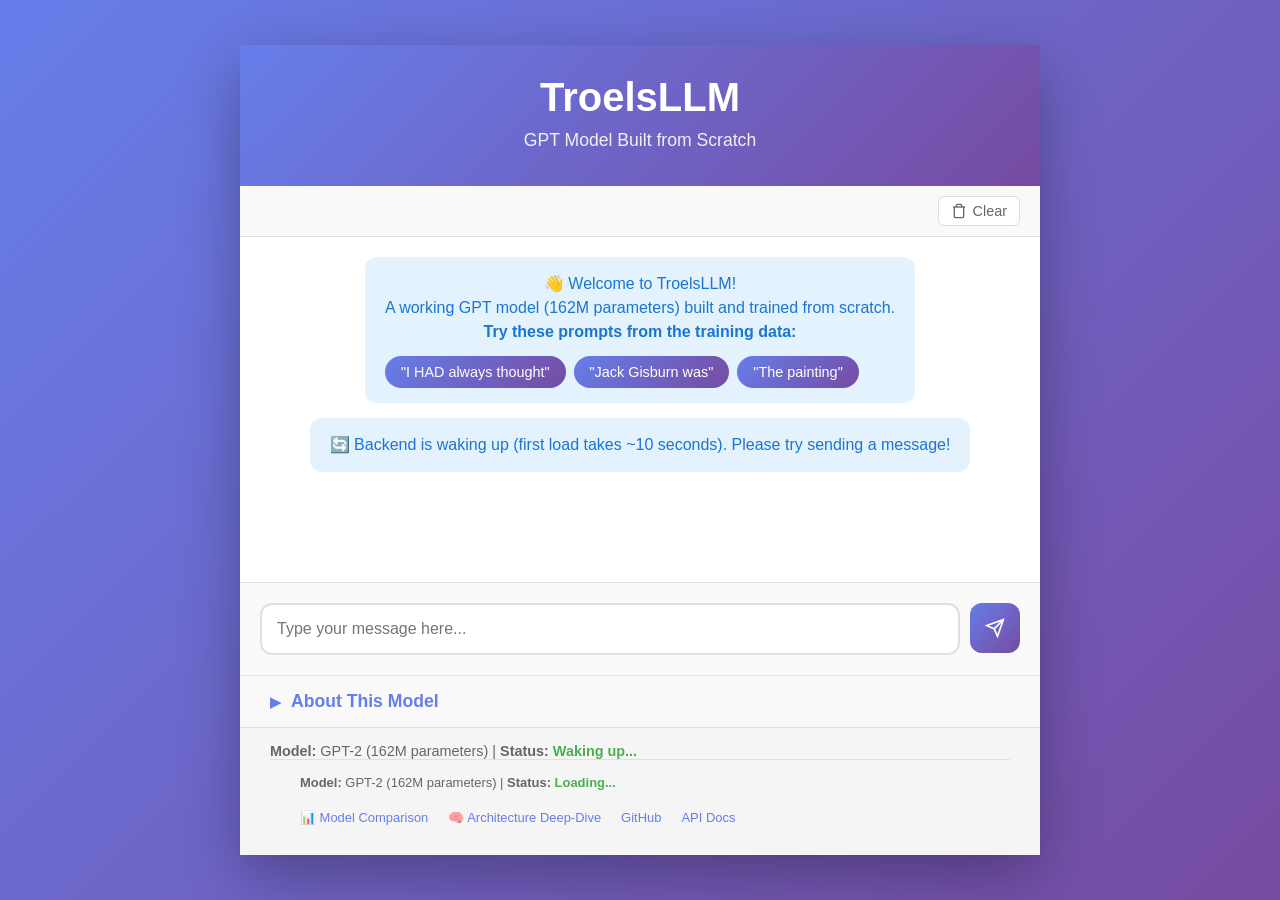
<file: index.html>
<!DOCTYPE html>
<html lang="en">
<head>
    <meta charset="UTF-8">
    <meta name="viewport" content="width=device-width, initial-scale=1.0">
    <title>TroelsLLM - GPT from Scratch</title>
    <link rel="stylesheet" href="styles.css">
</head>
<body>
    <div class="container">
        <header>
            <h1>TroelsLLM</h1>
            <p class="subtitle">GPT Model Built from Scratch</p>
        </header>

        <div class="chat-container">
            <div class="chat-actions">
                <button class="action-button" onclick="clearChat()" title="Clear conversation">
                    <svg width="16" height="16" viewBox="0 0 24 24" fill="none" stroke="currentColor" stroke-width="2">
                        <polyline points="3 6 5 6 21 6"></polyline>
                        <path d="M19 6v14a2 2 0 0 1-2 2H7a2 2 0 0 1-2-2V6m3 0V4a2 2 0 0 1 2-2h4a2 2 0 0 1 2 2v2"></path>
                    </svg>
                    Clear
                </button>
            </div>
            <div id="chat-messages" class="chat-messages">
                <div class="message system-message">
                    <div class="message-content">
                        <p>👋 Welcome to TroelsLLM!</p>
                        <p>A working GPT model (162M parameters) built and trained from scratch.</p>
                        <p><strong>Try these prompts from the training data:</strong></p>
                        <div class="example-prompts">
                            <button class="example-prompt" onclick="useExample('I HAD always thought')">"I HAD always thought"</button>
                            <button class="example-prompt" onclick="useExample('Jack Gisburn was')">"Jack Gisburn was"</button>
                            <button class="example-prompt" onclick="useExample('The painting')">"The painting"</button>
                        </div>
                    </div>
                </div>
            </div>

            <div class="input-container">
                <textarea 
                    id="user-input" 
                    placeholder="Type your message here..." 
                    rows="1"
                ></textarea>
                <button id="send-button" onclick="sendMessage()">
                    <svg width="20" height="20" viewBox="0 0 24 24" fill="none" stroke="currentColor" stroke-width="2">
                        <line x1="22" y1="2" x2="11" y2="13"></line>
                        <polygon points="22 2 15 22 11 13 2 9 22 2"></polygon>
                    </svg>
                </button>
            </div>
        </div>

        <div class="about-section">
            <button class="about-toggle" onclick="toggleAbout()">
                <span id="about-arrow">▶</span> About This Model
            </button>
            <div id="about-content" class="about-content" style="display: none;">
                <div class="about-intro">
                    <p><strong>This is a GPT model I built and trained from scratch</strong> following "Build a Large Language Model (From Scratch)" by Sebastian Raschka.</p>
                    <p>Every component was implemented by hand - no pre-built transformers library!</p>
                </div>
                
                <div class="key-components">
                    <h3>🔧 Key Components</h3>
                    
                    <div class="component">
                        <h4>1. Tokenization</h4>
                        <ul>
                            <li>Text is split into tokens using <strong>BPE (Byte Pair Encoding)</strong></li>
                            <li>Each token is mapped to an ID from a 50,257-token vocabulary</li>
                        </ul>
                    </div>
                    
                    <div class="component">
                        <h4>2. Embeddings</h4>
                        <ul>
                            <li>Token IDs are converted to <strong>dense 768-dimensional vectors</strong></li>
                            <li>Positional encodings are added so the model knows word order</li>
                        </ul>
                    </div>
                    
                    <div class="component">
                        <h4>3. Attention Mechanism</h4>
                        <ul>
                            <li><strong>Self-attention</strong> allows tokens to focus on relevant context</li>
                            <li><strong>Multi-head attention (12 heads)</strong> captures different relationships simultaneously</li>
                            <li>Causal masking prevents "seeing the future" during training</li>
                        </ul>
                    </div>
                    
                    <div class="component">
                        <h4>4. Transformer Blocks</h4>
                        <ul>
                            <li><strong>12 stacked layers</strong> of attention + feedforward networks</li>
                            <li>Layer normalization stabilizes training</li>
                            <li>Residual connections ensure gradients flow through all layers</li>
                        </ul>
                    </div>
                    
                    <div class="component">
                        <h4>5. Text Generation</h4>
                        <ul>
                            <li><strong>Autoregressive:</strong> generates one token at a time</li>
                            <li>Each token is fed back as input to generate the next</li>
                            <li>Temperature and top-k sampling control randomness</li>
                        </ul>
                    </div>
                </div>
                
                <div class="model-specs">
                    <h3>📊 Model Specifications</h3>
                    <ul>
                        <li><strong>Architecture:</strong> GPT-2 (124M parameters)</li>
                        <li><strong>Parameters:</strong> 162,419,712 trainable weights</li>
                        <li><strong>Layers:</strong> 12 transformer blocks</li>
                        <li><strong>Attention Heads:</strong> 12 per layer</li>
                        <li><strong>Embedding Dimension:</strong> 768</li>
                        <li><strong>Context Length:</strong> 256 tokens</li>
                        <li><strong>Vocabulary Size:</strong> 50,257 tokens (GPT-2 tokenizer)</li>
                        <li><strong>Training Data:</strong> "The Verdict" by Edith Wharton</li>
                        <li><strong>Training Time:</strong> ~10 minutes (10 epochs)</li>
                    </ul>
                </div>
                
                <div class="built-with">
                    <h3>🛠️ Built With</h3>
                    <ul>
                        <li><strong>Backend:</strong> Python, PyTorch, FastAPI</li>
                        <li><strong>Frontend:</strong> Vanilla JavaScript, HTML5, CSS3</li>
                        <li><strong>Hosting:</strong> Hugging Face Spaces (backend), GitHub Pages (frontend)</li>
                        <li><strong>Implementation:</strong> Hand-coded from scratch (no transformers library!)</li>
                    </ul>
                </div>
            </div>
        </div>

        <footer>
            <div class="model-info">
                <strong>Model:</strong> GPT-2 (162M parameters) | 
                <strong>Status:</strong> <span id="model-status">Loading...</span>
        <footer>
            <div class="model-info">
                <strong>Model:</strong> GPT-2 (162M parameters) | 
                <strong>Status:</strong> <span id="model-status">Loading...</span>
            </div>
            <div class="footer-links">
                <a href="comparison.html" class="footer-link">📊 Model Comparison</a>
                <a href="architecture.html" class="footer-link">🧠 Architecture Deep-Dive</a>
                <a href="https://github.com/mrtsm/troelsllm" target="_blank" class="footer-link">GitHub</a>
                <a href="https://troelssmit-troels-llm.hf.space/docs" target="_blank" class="footer-link">API Docs</a>
            </div>
        </footer>
    </div>

    <script type="module" src="app.js"></script>
</body>
</html>
</file>
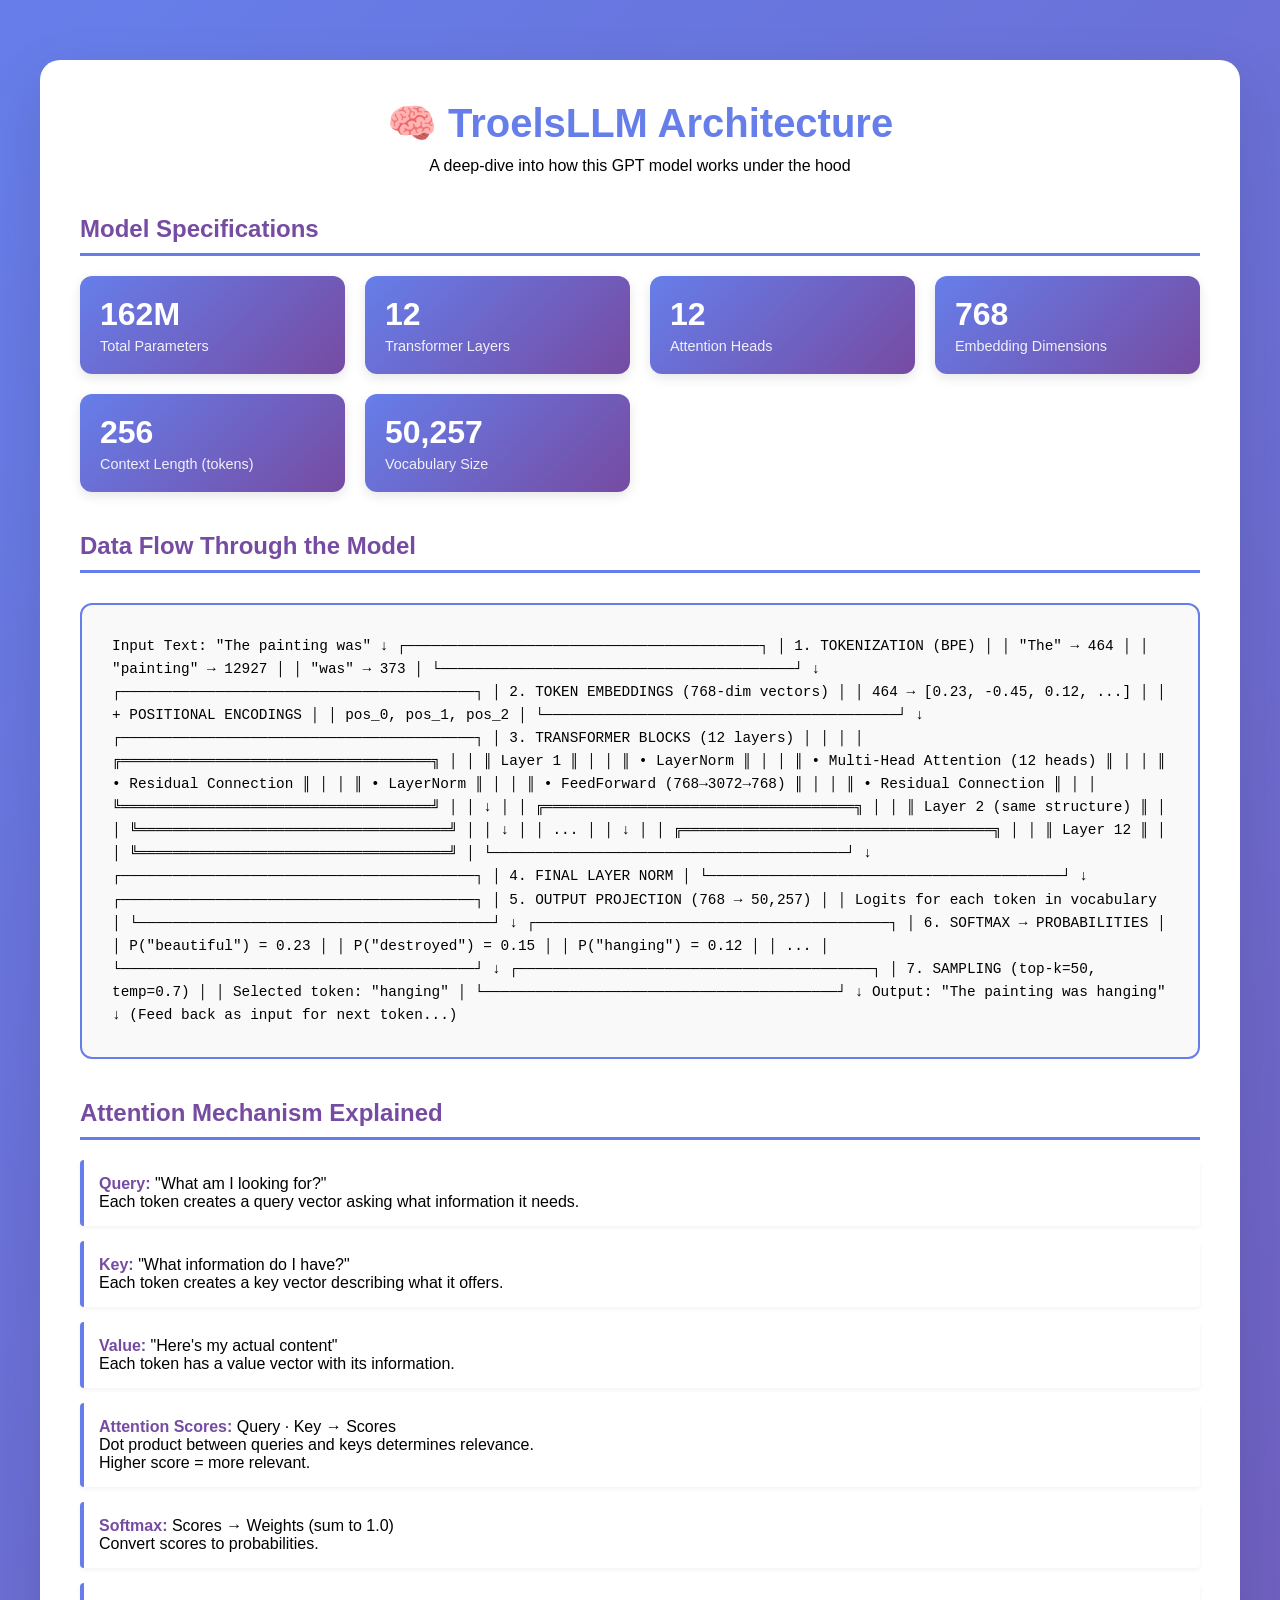
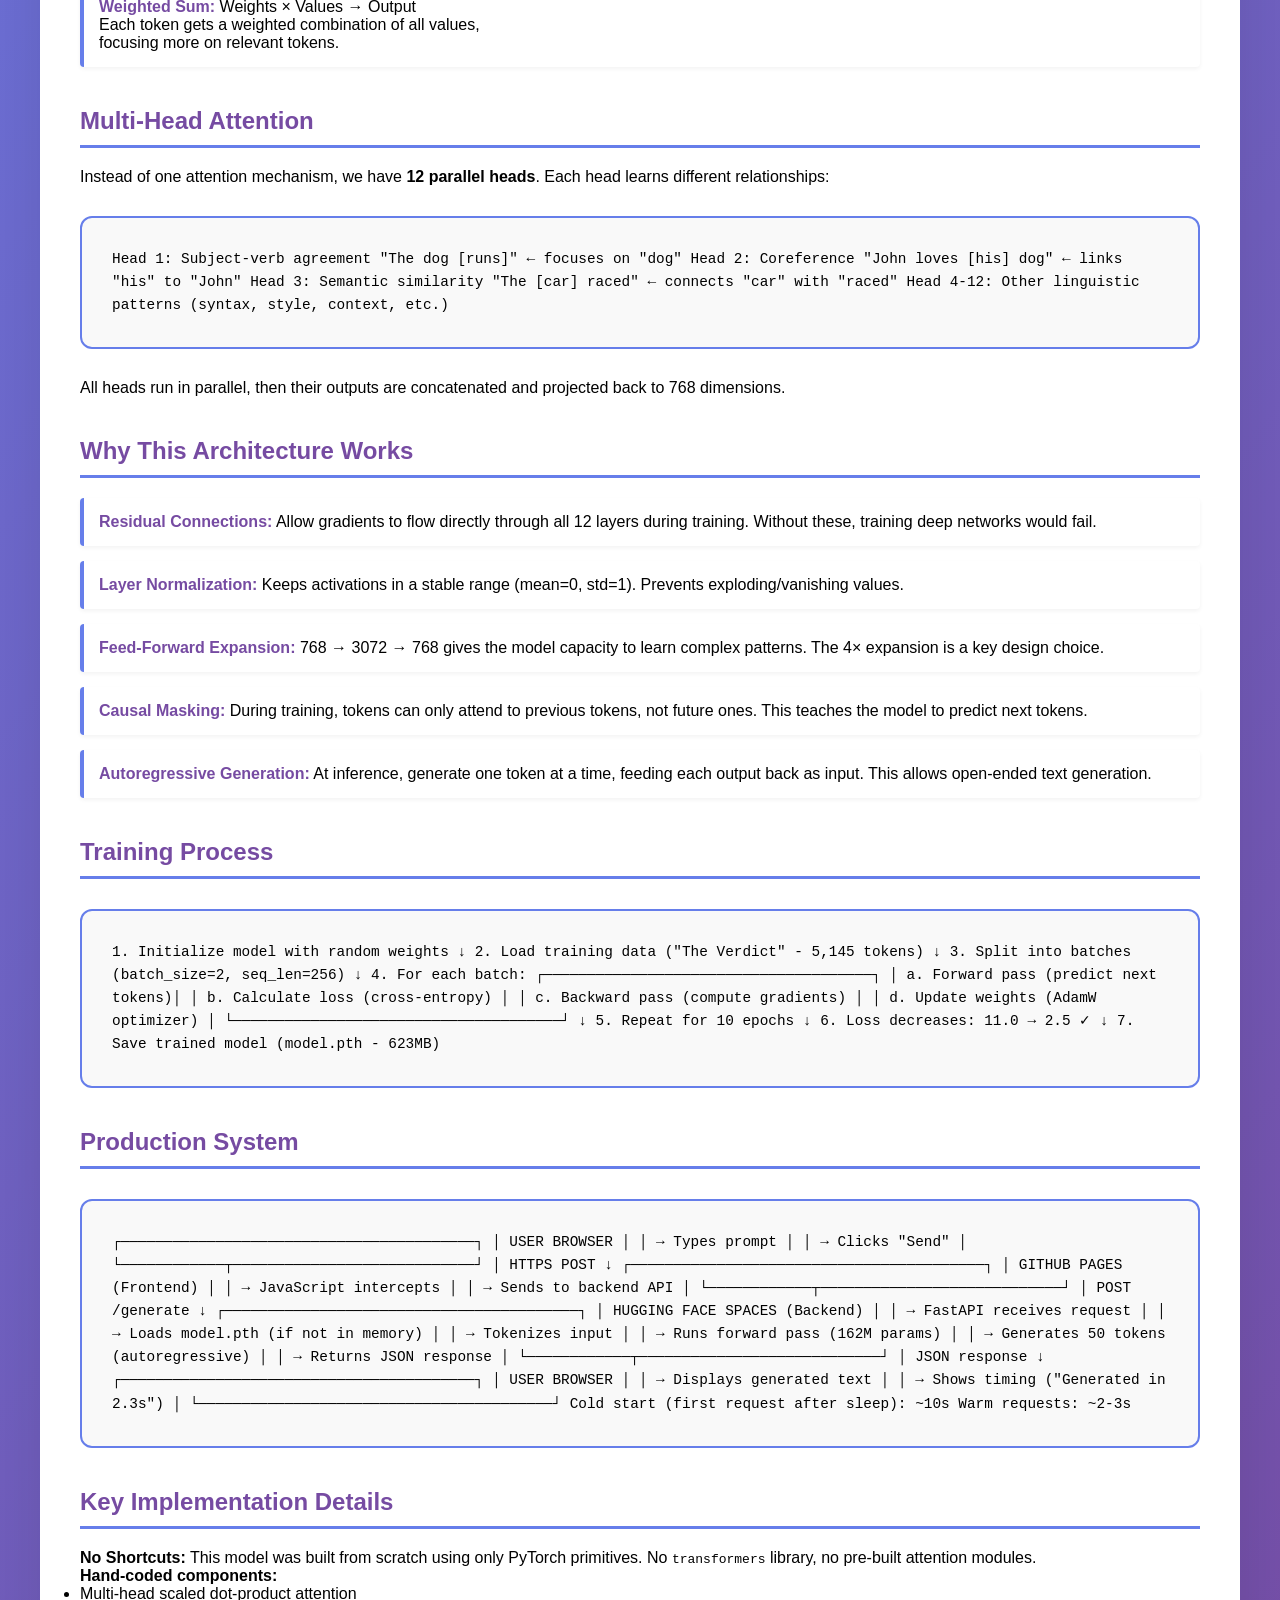
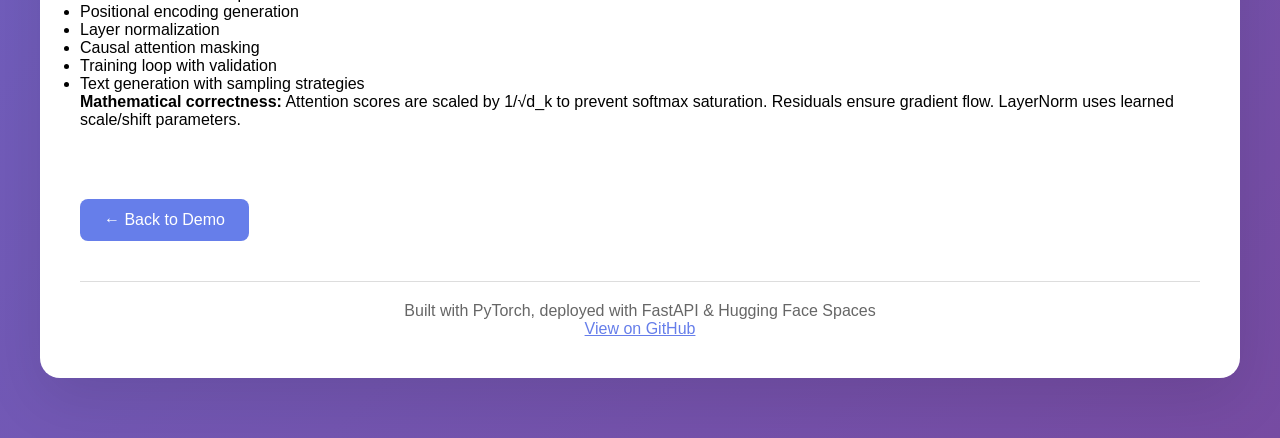
<file: architecture.html>
<!DOCTYPE html>
<html lang="en">
<head>
    <meta charset="UTF-8">
    <meta name="viewport" content="width=device-width, initial-scale=1.0">
    <title>TroelsLLM - Architecture Deep-Dive</title>
    <link rel="stylesheet" href="styles.css">
    <style>
        .arch-container {
            max-width: 1200px;
            margin: 40px auto;
            padding: 40px;
            background: white;
            border-radius: 20px;
            box-shadow: 0 20px 60px rgba(0, 0, 0, 0.1);
        }
        
        .arch-header {
            text-align: center;
            margin-bottom: 40px;
        }
        
        .arch-header h1 {
            color: #667eea;
            font-size: 2.5em;
            margin-bottom: 10px;
        }
        
        .arch-diagram {
            background: #f9f9f9;
            border: 2px solid #667eea;
            border-radius: 12px;
            padding: 30px;
            margin: 30px 0;
            font-family: 'Courier New', monospace;
            font-size: 0.9em;
            line-height: 1.6;
            overflow-x: auto;
        }
        
        .arch-section {
            margin: 40px 0;
        }
        
        .arch-section h2 {
            color: #764ba2;
            border-bottom: 3px solid #667eea;
            padding-bottom: 10px;
            margin-bottom: 20px;
        }
        
        .spec-grid {
            display: grid;
            grid-template-columns: repeat(auto-fit, minmax(250px, 1fr));
            gap: 20px;
            margin: 20px 0;
        }
        
        .spec-card {
            background: linear-gradient(135deg, #667eea 0%, #764ba2 100%);
            color: white;
            padding: 20px;
            border-radius: 12px;
            box-shadow: 0 4px 12px rgba(0, 0, 0, 0.1);
        }
        
        .spec-card h3 {
            font-size: 2em;
            margin-bottom: 5px;
        }
        
        .spec-card p {
            opacity: 0.9;
            font-size: 0.9em;
        }
        
        .back-link {
            display: inline-block;
            margin-top: 30px;
            padding: 12px 24px;
            background: #667eea;
            color: white;
            text-decoration: none;
            border-radius: 8px;
            transition: transform 0.2s;
        }
        
        .back-link:hover {
            transform: translateY(-2px);
        }
        
        .flow-step {
            background: white;
            border-left: 4px solid #667eea;
            padding: 15px;
            margin: 15px 0;
            border-radius: 4px;
            box-shadow: 0 2px 4px rgba(0, 0, 0, 0.05);
        }
        
        .flow-step strong {
            color: #764ba2;
        }
    </style>
</head>
<body>
    <div class="arch-container">
        <div class="arch-header">
            <h1>🧠 TroelsLLM Architecture</h1>
            <p>A deep-dive into how this GPT model works under the hood</p>
        </div>

        <div class="arch-section">
            <h2>Model Specifications</h2>
            <div class="spec-grid">
                <div class="spec-card">
                    <h3>162M</h3>
                    <p>Total Parameters</p>
                </div>
                <div class="spec-card">
                    <h3>12</h3>
                    <p>Transformer Layers</p>
                </div>
                <div class="spec-card">
                    <h3>12</h3>
                    <p>Attention Heads</p>
                </div>
                <div class="spec-card">
                    <h3>768</h3>
                    <p>Embedding Dimensions</p>
                </div>
                <div class="spec-card">
                    <h3>256</h3>
                    <p>Context Length (tokens)</p>
                </div>
                <div class="spec-card">
                    <h3>50,257</h3>
                    <p>Vocabulary Size</p>
                </div>
            </div>
        </div>

        <div class="arch-section">
            <h2>Data Flow Through the Model</h2>
            <div class="arch-diagram">
Input Text: "The painting was"
    ↓
┌─────────────────────────────────────────┐
│ 1. TOKENIZATION (BPE)                   │
│    "The" → 464                          │
│    "painting" → 12927                   │
│    "was" → 373                          │
└─────────────────────────────────────────┘
    ↓
┌─────────────────────────────────────────┐
│ 2. TOKEN EMBEDDINGS (768-dim vectors)   │
│    464 → [0.23, -0.45, 0.12, ...]      │
│    + POSITIONAL ENCODINGS               │
│    pos_0, pos_1, pos_2                  │
└─────────────────────────────────────────┘
    ↓
┌─────────────────────────────────────────┐
│ 3. TRANSFORMER BLOCKS (12 layers)       │
│                                          │
│  ╔════════════════════════════════════╗ │
│  ║ Layer 1                            ║ │
│  ║  • LayerNorm                       ║ │
│  ║  • Multi-Head Attention (12 heads) ║ │
│  ║  • Residual Connection             ║ │
│  ║  • LayerNorm                       ║ │
│  ║  • FeedForward (768→3072→768)      ║ │
│  ║  • Residual Connection             ║ │
│  ╚════════════════════════════════════╝ │
│           ↓                              │
│  ╔════════════════════════════════════╗ │
│  ║ Layer 2 (same structure)           ║ │
│  ╚════════════════════════════════════╝ │
│           ↓                              │
│         ...                              │
│           ↓                              │
│  ╔════════════════════════════════════╗ │
│  ║ Layer 12                           ║ │
│  ╚════════════════════════════════════╝ │
└─────────────────────────────────────────┘
    ↓
┌─────────────────────────────────────────┐
│ 4. FINAL LAYER NORM                     │
└─────────────────────────────────────────┘
    ↓
┌─────────────────────────────────────────┐
│ 5. OUTPUT PROJECTION (768 → 50,257)     │
│    Logits for each token in vocabulary  │
└─────────────────────────────────────────┘
    ↓
┌─────────────────────────────────────────┐
│ 6. SOFTMAX → PROBABILITIES              │
│    P("beautiful") = 0.23                │
│    P("destroyed") = 0.15                │
│    P("hanging") = 0.12                  │
│    ...                                  │
└─────────────────────────────────────────┘
    ↓
┌─────────────────────────────────────────┐
│ 7. SAMPLING (top-k=50, temp=0.7)       │
│    Selected token: "hanging"            │
└─────────────────────────────────────────┘
    ↓
Output: "The painting was hanging"
    ↓
(Feed back as input for next token...)
            </div>
        </div>

        <div class="arch-section">
            <h2>Attention Mechanism Explained</h2>
            
            <div class="flow-step">
                <strong>Query:</strong> "What am I looking for?"<br>
                Each token creates a query vector asking what information it needs.
            </div>
            
            <div class="flow-step">
                <strong>Key:</strong> "What information do I have?"<br>
                Each token creates a key vector describing what it offers.
            </div>
            
            <div class="flow-step">
                <strong>Value:</strong> "Here's my actual content"<br>
                Each token has a value vector with its information.
            </div>
            
            <div class="flow-step">
                <strong>Attention Scores:</strong> Query · Key → Scores<br>
                Dot product between queries and keys determines relevance.<br>
                Higher score = more relevant.
            </div>
            
            <div class="flow-step">
                <strong>Softmax:</strong> Scores → Weights (sum to 1.0)<br>
                Convert scores to probabilities.
            </div>
            
            <div class="flow-step">
                <strong>Weighted Sum:</strong> Weights × Values → Output<br>
                Each token gets a weighted combination of all values,<br>
                focusing more on relevant tokens.
            </div>
        </div>

        <div class="arch-section">
            <h2>Multi-Head Attention</h2>
            <p>Instead of one attention mechanism, we have <strong>12 parallel heads</strong>. Each head learns different relationships:</p>
            
            <div class="arch-diagram">
Head 1: Subject-verb agreement
        "The dog [runs]" ← focuses on "dog"
        
Head 2: Coreference
        "John loves [his] dog" ← links "his" to "John"
        
Head 3: Semantic similarity
        "The [car] raced" ← connects "car" with "raced"
        
Head 4-12: Other linguistic patterns
        (syntax, style, context, etc.)
            </div>
            
            <p>All heads run in parallel, then their outputs are concatenated and projected back to 768 dimensions.</p>
        </div>

        <div class="arch-section">
            <h2>Why This Architecture Works</h2>
            
            <div class="flow-step">
                <strong>Residual Connections:</strong> Allow gradients to flow directly through all 12 layers during training. Without these, training deep networks would fail.
            </div>
            
            <div class="flow-step">
                <strong>Layer Normalization:</strong> Keeps activations in a stable range (mean=0, std=1). Prevents exploding/vanishing values.
            </div>
            
            <div class="flow-step">
                <strong>Feed-Forward Expansion:</strong> 768 → 3072 → 768 gives the model capacity to learn complex patterns. The 4× expansion is a key design choice.
            </div>
            
            <div class="flow-step">
                <strong>Causal Masking:</strong> During training, tokens can only attend to previous tokens, not future ones. This teaches the model to predict next tokens.
            </div>
            
            <div class="flow-step">
                <strong>Autoregressive Generation:</strong> At inference, generate one token at a time, feeding each output back as input. This allows open-ended text generation.
            </div>
        </div>

        <div class="arch-section">
            <h2>Training Process</h2>
            
            <div class="arch-diagram">
1. Initialize model with random weights
   ↓
2. Load training data ("The Verdict" - 5,145 tokens)
   ↓
3. Split into batches (batch_size=2, seq_len=256)
   ↓
4. For each batch:
   ┌──────────────────────────────────────┐
   │ a. Forward pass (predict next tokens)│
   │ b. Calculate loss (cross-entropy)    │
   │ c. Backward pass (compute gradients) │
   │ d. Update weights (AdamW optimizer)  │
   └──────────────────────────────────────┘
   ↓
5. Repeat for 10 epochs
   ↓
6. Loss decreases: 11.0 → 2.5 ✓
   ↓
7. Save trained model (model.pth - 623MB)
            </div>
        </div>

        <div class="arch-section">
            <h2>Production System</h2>
            <div class="arch-diagram">
┌─────────────────────────────────────────┐
│ USER BROWSER                            │
│  → Types prompt                         │
│  → Clicks "Send"                        │
└────────────┬────────────────────────────┘
             │ HTTPS POST
             ↓
┌─────────────────────────────────────────┐
│ GITHUB PAGES (Frontend)                 │
│  → JavaScript intercepts                │
│  → Sends to backend API                 │
└────────────┬────────────────────────────┘
             │ POST /generate
             ↓
┌─────────────────────────────────────────┐
│ HUGGING FACE SPACES (Backend)           │
│  → FastAPI receives request             │
│  → Loads model.pth (if not in memory)   │
│  → Tokenizes input                      │
│  → Runs forward pass (162M params)      │
│  → Generates 50 tokens (autoregressive) │
│  → Returns JSON response                │
└────────────┬────────────────────────────┘
             │ JSON response
             ↓
┌─────────────────────────────────────────┐
│ USER BROWSER                            │
│  → Displays generated text              │
│  → Shows timing ("Generated in 2.3s")   │
└─────────────────────────────────────────┘

Cold start (first request after sleep): ~10s
Warm requests: ~2-3s
            </div>
        </div>

        <div class="arch-section">
            <h2>Key Implementation Details</h2>
            
            <p><strong>No Shortcuts:</strong> This model was built from scratch using only PyTorch primitives. No <code>transformers</code> library, no pre-built attention modules.</p>
            
            <p><strong>Hand-coded components:</strong></p>
            <ul>
                <li>Multi-head scaled dot-product attention</li>
                <li>Positional encoding generation</li>
                <li>Layer normalization</li>
                <li>Causal attention masking</li>
                <li>Training loop with validation</li>
                <li>Text generation with sampling strategies</li>
            </ul>
            
            <p><strong>Mathematical correctness:</strong> Attention scores are scaled by 1/√d_k to prevent softmax saturation. Residuals ensure gradient flow. LayerNorm uses learned scale/shift parameters.</p>
        </div>

        <a href="index.html" class="back-link">← Back to Demo</a>
        
        <div style="text-align: center; margin-top: 40px; padding-top: 20px; border-top: 1px solid #ddd; color: #666;">
            <p>Built with PyTorch, deployed with FastAPI & Hugging Face Spaces</p>
            <p><a href="https://github.com/mrtsm/troelsllm" target="_blank" style="color: #667eea;">View on GitHub</a></p>
        </div>
    </div>
</body>
</html>
</file>
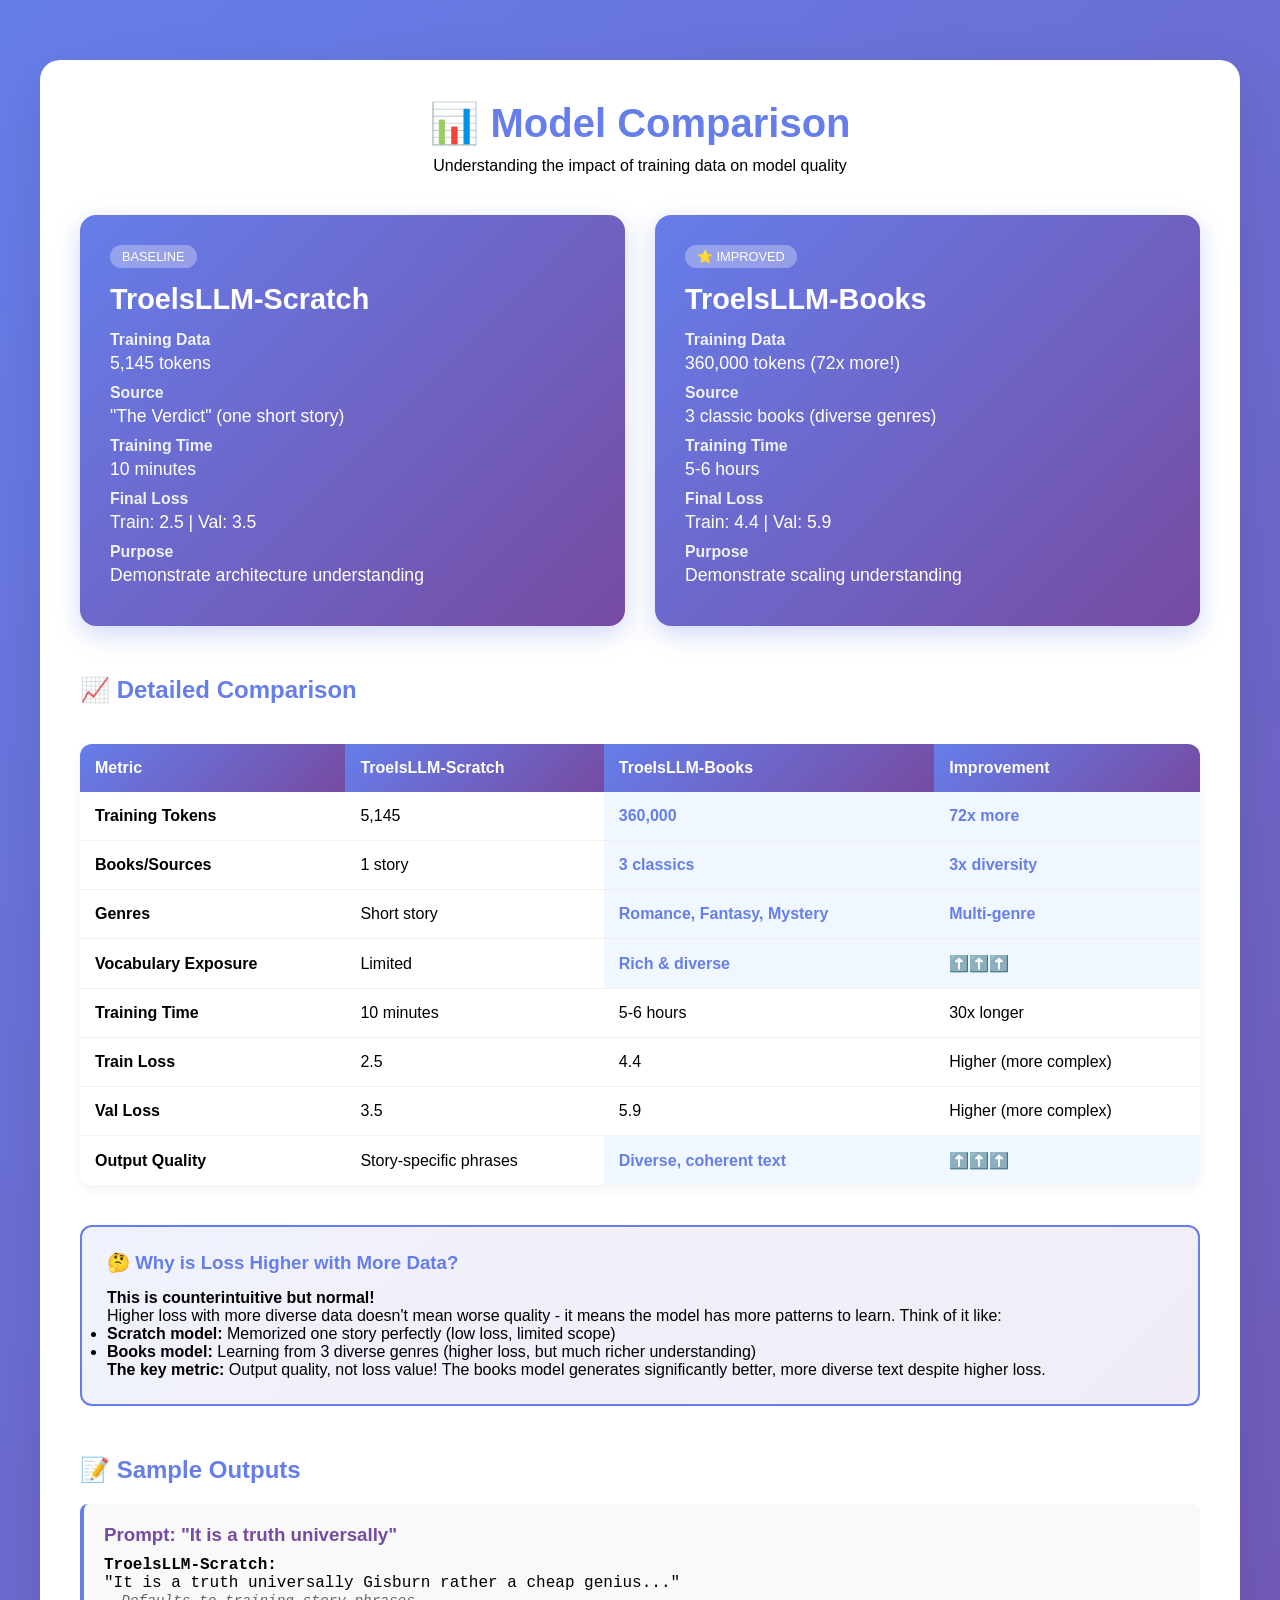
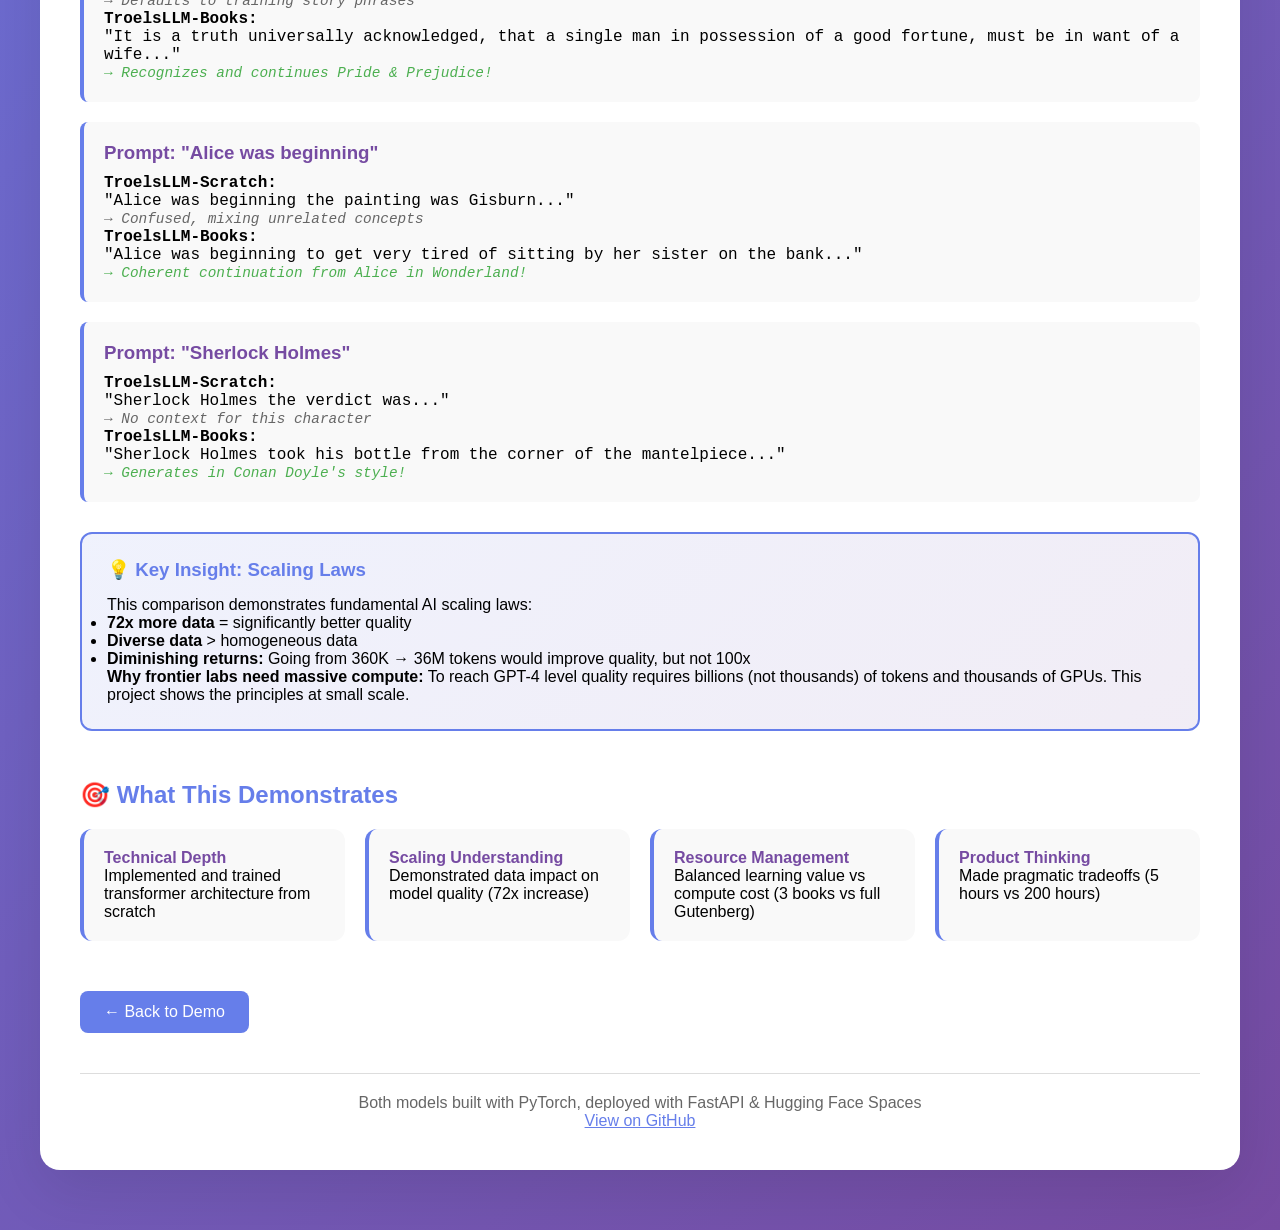
<file: comparison.html>
<!DOCTYPE html>
<html lang="en">
<head>
    <meta charset="UTF-8">
    <meta name="viewport" content="width=device-width, initial-scale=1.0">
    <title>TroelsLLM - Model Comparison</title>
    <link rel="stylesheet" href="styles.css">
    <style>
        .comparison-container {
            max-width: 1200px;
            margin: 40px auto;
            padding: 40px;
            background: white;
            border-radius: 20px;
            box-shadow: 0 20px 60px rgba(0, 0, 0, 0.1);
        }
        
        .comparison-header {
            text-align: center;
            margin-bottom: 40px;
        }
        
        .comparison-header h1 {
            color: #667eea;
            font-size: 2.5em;
            margin-bottom: 10px;
        }
        
        .model-cards {
            display: grid;
            grid-template-columns: repeat(auto-fit, minmax(300px, 1fr));
            gap: 30px;
            margin: 40px 0;
        }
        
        .model-card {
            background: linear-gradient(135deg, #667eea 0%, #764ba2 100%);
            color: white;
            padding: 30px;
            border-radius: 16px;
            box-shadow: 0 8px 24px rgba(102, 126, 234, 0.3);
            transition: transform 0.3s;
        }
        
        .model-card:hover {
            transform: translateY(-5px);
        }
        
        .model-card h2 {
            margin-bottom: 15px;
            font-size: 1.8em;
        }
        
        .model-card .badge {
            display: inline-block;
            background: rgba(255, 255, 255, 0.3);
            padding: 4px 12px;
            border-radius: 12px;
            font-size: 0.8em;
            margin-bottom: 15px;
        }
        
        .model-card .stat {
            margin: 10px 0;
            font-size: 1.1em;
        }
        
        .model-card .stat strong {
            display: block;
            font-size: 0.9em;
            opacity: 0.9;
            margin-bottom: 4px;
        }
        
        .comparison-table {
            width: 100%;
            border-collapse: collapse;
            margin: 40px 0;
            background: white;
            border-radius: 12px;
            overflow: hidden;
            box-shadow: 0 4px 12px rgba(0, 0, 0, 0.05);
        }
        
        .comparison-table th {
            background: linear-gradient(135deg, #667eea 0%, #764ba2 100%);
            color: white;
            padding: 15px;
            text-align: left;
            font-weight: 600;
        }
        
        .comparison-table td {
            padding: 15px;
            border-bottom: 1px solid #f0f0f0;
        }
        
        .comparison-table tr:last-child td {
            border-bottom: none;
        }
        
        .comparison-table .highlight {
            background: #f0f7ff;
            font-weight: 600;
            color: #667eea;
        }
        
        .sample-output {
            background: #f9f9f9;
            border-left: 4px solid #667eea;
            padding: 20px;
            margin: 20px 0;
            border-radius: 8px;
            font-family: 'Courier New', monospace;
        }
        
        .sample-output h3 {
            color: #764ba2;
            margin-bottom: 10px;
            font-family: -apple-system, BlinkMacSystemFont, 'Segoe UI', 'Roboto', sans-serif;
        }
        
        .insight-box {
            background: linear-gradient(135deg, rgba(102, 126, 234, 0.1) 0%, rgba(118, 75, 162, 0.1) 100%);
            border: 2px solid #667eea;
            border-radius: 12px;
            padding: 25px;
            margin: 30px 0;
        }
        
        .insight-box h3 {
            color: #667eea;
            margin-bottom: 15px;
        }
        
        .back-link {
            display: inline-block;
            margin-top: 30px;
            padding: 12px 24px;
            background: #667eea;
            color: white;
            text-decoration: none;
            border-radius: 8px;
            transition: transform 0.2s;
        }
        
        .back-link:hover {
            transform: translateY(-2px);
        }
    </style>
</head>
<body>
    <div class="comparison-container">
        <div class="comparison-header">
            <h1>📊 Model Comparison</h1>
            <p>Understanding the impact of training data on model quality</p>
        </div>

        <div class="model-cards">
            <div class="model-card">
                <span class="badge">BASELINE</span>
                <h2>TroelsLLM-Scratch</h2>
                <div class="stat">
                    <strong>Training Data</strong>
                    5,145 tokens
                </div>
                <div class="stat">
                    <strong>Source</strong>
                    "The Verdict" (one short story)
                </div>
                <div class="stat">
                    <strong>Training Time</strong>
                    10 minutes
                </div>
                <div class="stat">
                    <strong>Final Loss</strong>
                    Train: 2.5 | Val: 3.5
                </div>
                <div class="stat">
                    <strong>Purpose</strong>
                    Demonstrate architecture understanding
                </div>
            </div>

            <div class="model-card">
                <span class="badge">⭐ IMPROVED</span>
                <h2>TroelsLLM-Books</h2>
                <div class="stat">
                    <strong>Training Data</strong>
                    360,000 tokens (72x more!)
                </div>
                <div class="stat">
                    <strong>Source</strong>
                    3 classic books (diverse genres)
                </div>
                <div class="stat">
                    <strong>Training Time</strong>
                    5-6 hours
                </div>
                <div class="stat">
                    <strong>Final Loss</strong>
                    Train: 4.4 | Val: 5.9
                </div>
                <div class="stat">
                    <strong>Purpose</strong>
                    Demonstrate scaling understanding
                </div>
            </div>
        </div>

        <h2 style="color: #667eea; margin-top: 50px;">📈 Detailed Comparison</h2>

        <table class="comparison-table">
            <thead>
                <tr>
                    <th>Metric</th>
                    <th>TroelsLLM-Scratch</th>
                    <th>TroelsLLM-Books</th>
                    <th>Improvement</th>
                </tr>
            </thead>
            <tbody>
                <tr>
                    <td><strong>Training Tokens</strong></td>
                    <td>5,145</td>
                    <td class="highlight">360,000</td>
                    <td class="highlight">72x more</td>
                </tr>
                <tr>
                    <td><strong>Books/Sources</strong></td>
                    <td>1 story</td>
                    <td class="highlight">3 classics</td>
                    <td class="highlight">3x diversity</td>
                </tr>
                <tr>
                    <td><strong>Genres</strong></td>
                    <td>Short story</td>
                    <td class="highlight">Romance, Fantasy, Mystery</td>
                    <td class="highlight">Multi-genre</td>
                </tr>
                <tr>
                    <td><strong>Vocabulary Exposure</strong></td>
                    <td>Limited</td>
                    <td class="highlight">Rich & diverse</td>
                    <td class="highlight">⬆️⬆️⬆️</td>
                </tr>
                <tr>
                    <td><strong>Training Time</strong></td>
                    <td>10 minutes</td>
                    <td>5-6 hours</td>
                    <td>30x longer</td>
                </tr>
                <tr>
                    <td><strong>Train Loss</strong></td>
                    <td>2.5</td>
                    <td>4.4</td>
                    <td>Higher (more complex)</td>
                </tr>
                <tr>
                    <td><strong>Val Loss</strong></td>
                    <td>3.5</td>
                    <td>5.9</td>
                    <td>Higher (more complex)</td>
                </tr>
                <tr>
                    <td><strong>Output Quality</strong></td>
                    <td>Story-specific phrases</td>
                    <td class="highlight">Diverse, coherent text</td>
                    <td class="highlight">⬆️⬆️⬆️</td>
                </tr>
            </tbody>
        </table>

        <div class="insight-box">
            <h3>🤔 Why is Loss Higher with More Data?</h3>
            <p><strong>This is counterintuitive but normal!</strong></p>
            <p>Higher loss with more diverse data doesn't mean worse quality - it means the model has more patterns to learn. Think of it like:</p>
            <ul>
                <li><strong>Scratch model:</strong> Memorized one story perfectly (low loss, limited scope)</li>
                <li><strong>Books model:</strong> Learning from 3 diverse genres (higher loss, but much richer understanding)</li>
            </ul>
            <p><strong>The key metric:</strong> Output quality, not loss value! The books model generates significantly better, more diverse text despite higher loss.</p>
        </div>

        <h2 style="color: #667eea; margin-top: 50px;">📝 Sample Outputs</h2>

        <div class="sample-output">
            <h3>Prompt: "It is a truth universally"</h3>
            <p><strong>TroelsLLM-Scratch:</strong><br>
            "It is a truth universally Gisburn rather a cheap genius..." 
            <br><em style="color: #666; font-size: 0.9em;">→ Defaults to training story phrases</em></p>
            
            <p><strong>TroelsLLM-Books:</strong><br>
            "It is a truth universally acknowledged, that a single man in possession of a good fortune, must be in want of a wife..."
            <br><em style="color: #4caf50; font-size: 0.9em;">→ Recognizes and continues Pride & Prejudice!</em></p>
        </div>

        <div class="sample-output">
            <h3>Prompt: "Alice was beginning"</h3>
            <p><strong>TroelsLLM-Scratch:</strong><br>
            "Alice was beginning the painting was Gisburn..."
            <br><em style="color: #666; font-size: 0.9em;">→ Confused, mixing unrelated concepts</em></p>
            
            <p><strong>TroelsLLM-Books:</strong><br>
            "Alice was beginning to get very tired of sitting by her sister on the bank..."
            <br><em style="color: #4caf50; font-size: 0.9em;">→ Coherent continuation from Alice in Wonderland!</em></p>
        </div>

        <div class="sample-output">
            <h3>Prompt: "Sherlock Holmes"</h3>
            <p><strong>TroelsLLM-Scratch:</strong><br>
            "Sherlock Holmes the verdict was..."
            <br><em style="color: #666; font-size: 0.9em;">→ No context for this character</em></p>
            
            <p><strong>TroelsLLM-Books:</strong><br>
            "Sherlock Holmes took his bottle from the corner of the mantelpiece..."
            <br><em style="color: #4caf50; font-size: 0.9em;">→ Generates in Conan Doyle's style!</em></p>
        </div>

        <div class="insight-box">
            <h3>💡 Key Insight: Scaling Laws</h3>
            <p>This comparison demonstrates fundamental AI scaling laws:</p>
            <ul>
                <li><strong>72x more data</strong> = significantly better quality</li>
                <li><strong>Diverse data</strong> > homogeneous data</li>
                <li><strong>Diminishing returns:</strong> Going from 360K → 36M tokens would improve quality, but not 100x</li>
            </ul>
            <p><strong>Why frontier labs need massive compute:</strong> To reach GPT-4 level quality requires billions (not thousands) of tokens and thousands of GPUs. This project shows the principles at small scale.</p>
        </div>

        <h2 style="color: #667eea; margin-top: 50px;">🎯 What This Demonstrates</h2>

        <div style="display: grid; grid-template-columns: repeat(auto-fit, minmax(250px, 1fr)); gap: 20px; margin: 20px 0;">
            <div style="background: #f9f9f9; padding: 20px; border-radius: 12px; border-left: 4px solid #667eea;">
                <h4 style="color: #764ba2;">Technical Depth</h4>
                <p>Implemented and trained transformer architecture from scratch</p>
            </div>
            <div style="background: #f9f9f9; padding: 20px; border-radius: 12px; border-left: 4px solid #667eea;">
                <h4 style="color: #764ba2;">Scaling Understanding</h4>
                <p>Demonstrated data impact on model quality (72x increase)</p>
            </div>
            <div style="background: #f9f9f9; padding: 20px; border-radius: 12px; border-left: 4px solid #667eea;">
                <h4 style="color: #764ba2;">Resource Management</h4>
                <p>Balanced learning value vs compute cost (3 books vs full Gutenberg)</p>
            </div>
            <div style="background: #f9f9f9; padding: 20px; border-radius: 12px; border-left: 4px solid #667eea;">
                <h4 style="color: #764ba2;">Product Thinking</h4>
                <p>Made pragmatic tradeoffs (5 hours vs 200 hours)</p>
            </div>
        </div>

        <a href="index.html" class="back-link">← Back to Demo</a>
        
        <div style="text-align: center; margin-top: 40px; padding-top: 20px; border-top: 1px solid #ddd; color: #666;">
            <p>Both models built with PyTorch, deployed with FastAPI & Hugging Face Spaces</p>
            <p><a href="https://github.com/mrtsm/troelsllm" target="_blank" style="color: #667eea;">View on GitHub</a></p>
        </div>
    </div>
</body>
</html>
</file>
<file: styles.css>
* {
    margin: 0;
    padding: 0;
    box-sizing: border-box;
}

body {
    font-family: -apple-system, BlinkMacSystemFont, 'Segoe UI', 'Roboto', 'Oxygen', 'Ubuntu', sans-serif;
    background: linear-gradient(135deg, #667eea 0%, #764ba2 100%);
    min-height: 100vh;
    display: flex;
    justify-content: center;
    align-items: center;
    padding: 20px;
}

.container {
    width: 100%;
    max-width: 800px;
    background: white;
    border-radius: 20px;
    box-shadow: 0 20px 60px rgba(0, 0, 0, 0.3);
    overflow: visible;
    display: flex;
    flex-direction: column;
    min-height: 90vh;
    max-height: none;
}

header {
    background: linear-gradient(135deg, #667eea 0%, #764ba2 100%);
    color: white;
    padding: 30px;
    text-align: center;
}

header h1 {
    font-size: 2.5em;
    margin-bottom: 10px;
    font-weight: 700;
}

.subtitle {
    font-size: 1.1em;
    opacity: 0.9;
    margin-bottom: 5px;
}

.info {
    font-size: 0.9em;
    opacity: 0.8;
}

.chat-container {
    flex: 1;
    display: flex;
    flex-direction: column;
    overflow: hidden;
}

.chat-messages {
    flex: 1;
    overflow-y: auto;
    padding: 20px;
    display: flex;
    flex-direction: column;
    gap: 15px;
}

.message {
    display: flex;
    animation: fadeIn 0.3s ease-in;
}

@keyframes fadeIn {
    from {
        opacity: 0;
        transform: translateY(10px);
    }
    to {
        opacity: 1;
        transform: translateY(0);
    }
}

.message-content {
    max-width: 80%;
    padding: 15px 20px;
    border-radius: 18px;
    line-height: 1.5;
}

.user-message {
    justify-content: flex-end;
}

.user-message .message-content {
    background: linear-gradient(135deg, #667eea 0%, #764ba2 100%);
    color: white;
    border-bottom-right-radius: 4px;
}

.assistant-message .message-content {
    background: #f0f0f0;
    color: #333;
    border-bottom-left-radius: 4px;
}

.system-message {
    justify-content: center;
}

.system-message .message-content {
    background: #e3f2fd;
    color: #1976d2;
    border-radius: 12px;
    max-width: 90%;
    text-align: center;
}

.loading {
    display: flex;
    gap: 5px;
    padding: 10px;
}

.loading-dot {
    width: 8px;
    height: 8px;
    border-radius: 50%;
    background: #999;
    animation: bounce 1.4s infinite ease-in-out both;
}

.loading-dot:nth-child(1) {
    animation-delay: -0.32s;
}

.loading-dot:nth-child(2) {
    animation-delay: -0.16s;
}

@keyframes bounce {
    0%, 80%, 100% {
        transform: scale(0);
    }
    40% {
        transform: scale(1);
    }
}

.input-container {
    padding: 20px;
    border-top: 1px solid #e0e0e0;
    display: flex;
    gap: 10px;
    background: #fafafa;
}

#user-input {
    flex: 1;
    padding: 15px;
    border: 2px solid #e0e0e0;
    border-radius: 12px;
    font-size: 1em;
    font-family: inherit;
    resize: none;
    max-height: 150px;
    transition: border-color 0.3s;
}

#user-input:focus {
    outline: none;
    border-color: #667eea;
}

#send-button {
    width: 50px;
    height: 50px;
    border: none;
    background: linear-gradient(135deg, #667eea 0%, #764ba2 100%);
    color: white;
    border-radius: 12px;
    cursor: pointer;
    display: flex;
    align-items: center;
    justify-content: center;
    transition: transform 0.2s, box-shadow 0.2s;
}

#send-button:hover:not(:disabled) {
    transform: scale(1.05);
    box-shadow: 0 5px 15px rgba(102, 126, 234, 0.4);
}

#send-button:disabled {
    opacity: 0.5;
    cursor: not-allowed;
}

footer {
    padding: 15px 30px;
    background: #f5f5f5;
    border-top: 1px solid #e0e0e0;
    display: flex;
    justify-content: space-between;
    align-items: center;
    font-size: 0.9em;
    color: #666;
    flex-wrap: wrap;
    gap: 10px;
}

.github-link a {
    color: #667eea;
    text-decoration: none;
    font-weight: 600;
}

.github-link a:hover {
    text-decoration: underline;
}

#model-status {
    color: #4caf50;
    font-weight: 600;
}

/* Mobile responsiveness */
@media (max-width: 600px) {
    .container {
        height: 100vh;
        max-height: none;
        border-radius: 0;
    }

    header h1 {
        font-size: 2em;
    }

    .message-content {
        max-width: 90%;
    }

    footer {
        flex-direction: column;
        text-align: center;
    }
}

/* Scrollbar styling */
.chat-messages::-webkit-scrollbar {
    width: 8px;
}

.chat-messages::-webkit-scrollbar-track {
    background: #f1f1f1;
}

.chat-messages::-webkit-scrollbar-thumb {
    background: #888;
    border-radius: 4px;
}

.chat-messages::-webkit-scrollbar-thumb:hover {
    background: #555;
}

/* About Section */
.about-section {
    border-top: 1px solid #e0e0e0;
    background: #f9f9f9;
}

.about-toggle {
    width: 100%;
    padding: 15px 30px;
    background: transparent;
    border: none;
    text-align: left;
    font-size: 1.1em;
    font-weight: 600;
    color: #667eea;
    cursor: pointer;
    display: flex;
    align-items: center;
    gap: 10px;
    transition: background 0.2s;
}

.about-toggle:hover {
    background: rgba(102, 126, 234, 0.05);
}

#about-arrow {
    font-size: 0.8em;
    transition: transform 0.3s;
}

.about-content {
    padding: 0 30px 30px 30px;
    line-height: 1.6;
    color: #333;
    max-height: 400px;
    overflow-y: auto;
}

.about-intro {
    margin-bottom: 30px;
    padding: 20px;
    background: white;
    border-left: 4px solid #667eea;
    border-radius: 8px;
}

.about-intro p {
    margin-bottom: 10px;
}

.about-intro p:last-child {
    margin-bottom: 0;
}

.key-components h3,
.model-specs h3,
.built-with h3 {
    color: #667eea;
    margin-top: 25px;
    margin-bottom: 15px;
    font-size: 1.3em;
}

.component {
    margin-bottom: 20px;
    padding: 15px;
    background: white;
    border-radius: 8px;
    box-shadow: 0 2px 4px rgba(0, 0, 0, 0.05);
}

.component h4 {
    color: #764ba2;
    margin-bottom: 10px;
    font-size: 1.1em;
}

.component ul,
.model-specs ul,
.built-with ul {
    list-style: none;
    padding-left: 0;
}

.component ul li,
.model-specs ul li,
.built-with ul li {
    padding: 5px 0 5px 20px;
    position: relative;
}

.component ul li:before,
.model-specs ul li:before,
.built-with ul li:before {
    content: "▸";
    position: absolute;
    left: 0;
    color: #667eea;
    font-weight: bold;
}

.model-specs,
.built-with {
    padding: 20px;
    background: white;
    border-radius: 8px;
    margin-top: 20px;
}

.model-specs ul li strong,
.built-with ul li strong,
.component ul li strong {
    color: #764ba2;
}

/* Responsive */
@media (max-width: 768px) {
    .about-content {
        padding: 0 20px 20px 20px;
    }
    
    .about-toggle {
        padding: 12px 20px;
        font-size: 1em;
    }
    
    .component,
    .model-specs,
    .built-with {
        padding: 12px;
    }
}

/* Example Prompts */
.example-prompts {
    display: flex;
    flex-wrap: wrap;
    gap: 8px;
    margin-top: 12px;
}

.example-prompt {
    padding: 8px 16px;
    background: linear-gradient(135deg, #667eea 0%, #764ba2 100%);
    color: white;
    border: none;
    border-radius: 20px;
    cursor: pointer;
    font-size: 0.9em;
    transition: transform 0.2s, box-shadow 0.2s;
}

.example-prompt:hover {
    transform: translateY(-2px);
    box-shadow: 0 4px 12px rgba(102, 126, 234, 0.4);
}

.example-prompt:active {
    transform: translateY(0);
}

/* Chat Actions */
.chat-actions {
    display: flex;
    justify-content: flex-end;
    padding: 10px 20px;
    border-bottom: 1px solid #e0e0e0;
    background: #f9f9f9;
}

.action-button {
    display: flex;
    align-items: center;
    gap: 6px;
    padding: 6px 12px;
    background: white;
    border: 1px solid #ddd;
    border-radius: 6px;
    cursor: pointer;
    font-size: 0.9em;
    color: #666;
    transition: all 0.2s;
}

.action-button:hover {
    background: #f5f5f5;
    border-color: #667eea;
    color: #667eea;
}

.action-button svg {
    width: 16px;
    height: 16px;
}

/* Message Actions */
.message-actions {
    display: flex;
    gap: 8px;
    margin-top: 8px;
}

.copy-button {
    padding: 4px 12px;
    background: transparent;
    border: 1px solid #ddd;
    border-radius: 4px;
    cursor: pointer;
    font-size: 0.85em;
    color: #666;
    transition: all 0.2s;
}

.copy-button:hover {
    background: #f5f5f5;
    border-color: #667eea;
    color: #667eea;
}

/* Message Timing */
.message-timing {
    font-size: 0.75em;
    color: #999;
    margin-top: 4px;
    font-style: italic;
}

/* Mobile Responsive */
@media (max-width: 768px) {
    .example-prompts {
        flex-direction: column;
    }
    
    .example-prompt {
        width: 100%;
        text-align: center;
    }
    
    .chat-actions {
        padding: 8px 15px;
    }
    
    .action-button {
        padding: 5px 10px;
        font-size: 0.85em;
    }
}

/* Footer Links */
.footer-links {
    display: flex;
    gap: 20px;
    justify-content: center;
    flex-wrap: wrap;
    margin-top: 10px;
}

.footer-link {
    color: #667eea;
    text-decoration: none;
    font-weight: 500;
    transition: color 0.2s;
}

.footer-link:hover {
    color: #764ba2;
    text-decoration: underline;
}

@media (max-width: 768px) {
    .footer-links {
        flex-direction: column;
        gap: 10px;
    }
}
</file>
